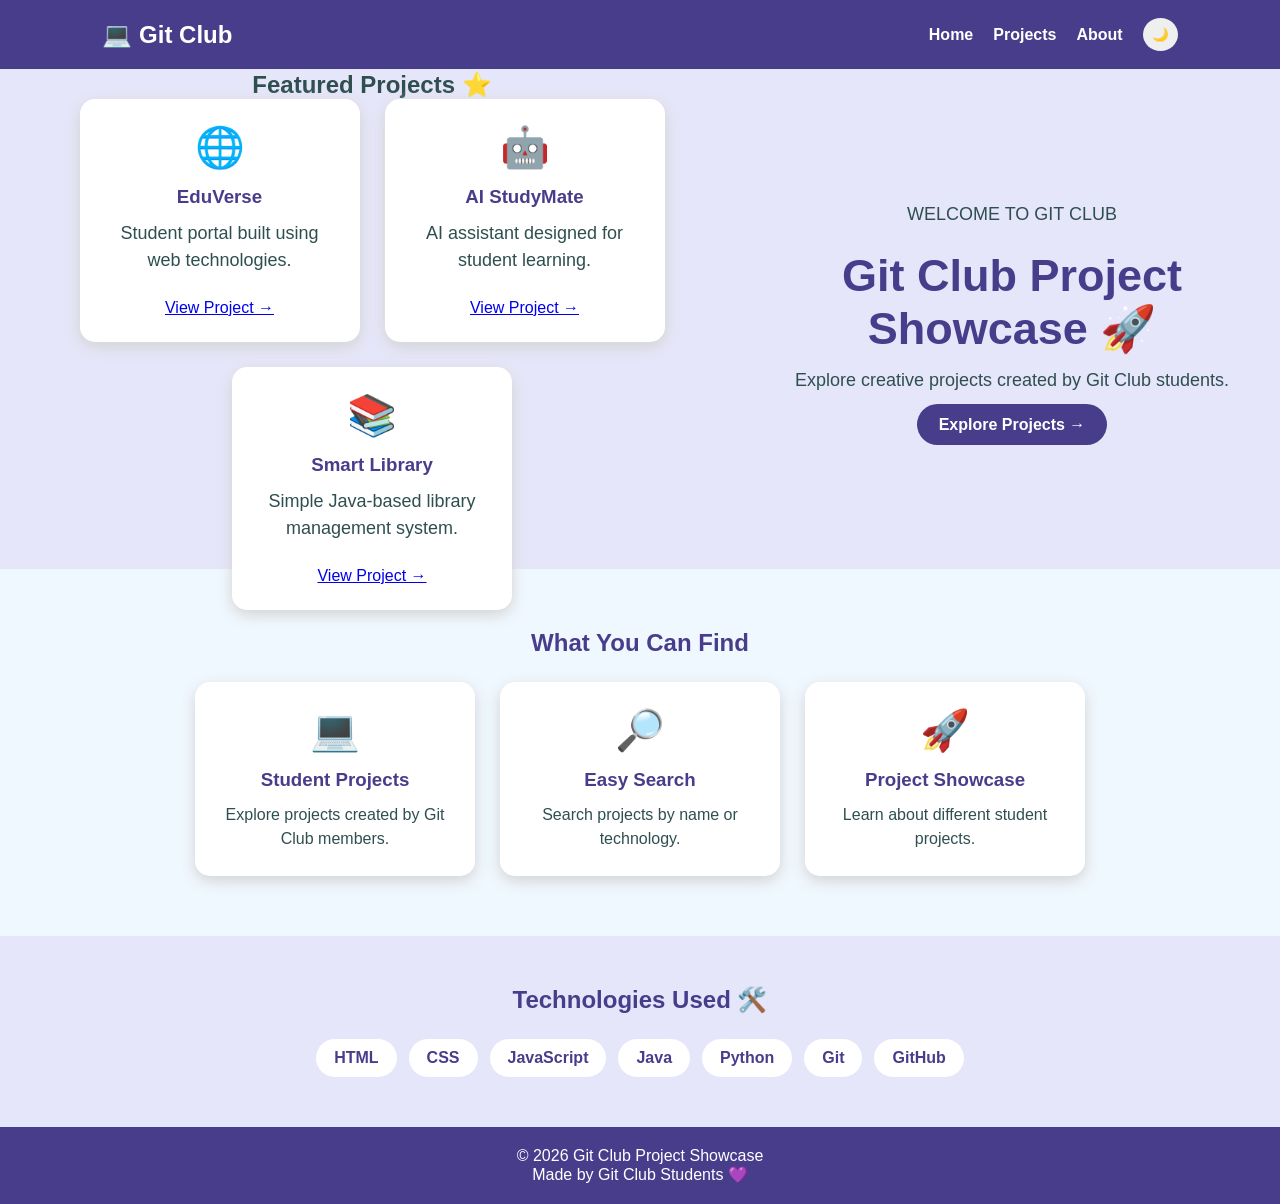
<file: index.html>
<!DOCTYPE html>
<html lang="en">

<head>
    <meta charset="UTF-8">
    <meta name="viewport" content="width=device-width, initial-scale=1.0">

    <title>Git Club Project Showcase</title>

    <link rel="stylesheet" href="style.css">
</head>

<body>

    <!-- Navigation -->
    <header>
        <div class="logo">💻 Git Club</div>

        <nav>
            <a href="index.html">Home</a>
            <a href="projects.html">Projects</a>
            <a href="about.html">About</a>

            <button id="themeBtn">🌙</button>
        </nav>
    </header>


    <!-- Home -->
    <section class="hero">
        <section class="featured">

    <p class="small-title">FEATURED</p>

    <h2>Featured Projects ⭐</h2>

    <div class="feature-container">

        <div class="feature">
            <div class="feature-icon">🌐</div>
            <h3>EduVerse</h3>
            <p>Student portal built using web technologies.</p>
            <a href="projects.html">View Project →</a>
        </div>

        <div class="feature">
            <div class="feature-icon">🤖</div>
            <h3>AI StudyMate</h3>
            <p>AI assistant designed for student learning.</p>
            <a href="projects.html">View Project →</a>
        </div>

        <div class="feature">
            <div class="feature-icon">📚</div>
            <h3>Smart Library</h3>
            <p>Simple Java-based library management system.</p>
            <a href="projects.html">View Project →</a>
        </div>

    </div>

</section>

        <div class="hero-content">

            <p class="small-title">WELCOME TO GIT CLUB</p>

            <h1>Git Club Project Showcase 🚀</h1>

            <p>
                Explore creative projects created by Git Club students.
            </p>

            <a href="projects.html" class="main-btn">
                Explore Projects →
            </a>

        </div>

    </section>


    <!-- Features -->
    <section class="features">

        <h2>What You Can Find</h2>

        <div class="feature-container">

            <div class="feature">
                <div class="feature-icon">💻</div>
                <h3>Student Projects</h3>
                <p>Explore projects created by Git Club members.</p>
            </div>

            <div class="feature">
                <div class="feature-icon">🔎</div>
                <h3>Easy Search</h3>
                <p>Search projects by name or technology.</p>
            </div>

            <div class="feature">
                <div class="feature-icon">🚀</div>
                <h3>Project Showcase</h3>
                <p>Learn about different student projects.</p>
            </div>

        </div>

    </section>
    <!-- Technologies -->
<section class="technologies">

    <h2>Technologies Used 🛠️</h2>

    <div class="tech-list">

        <span>HTML</span>
        <span>CSS</span>
        <span>JavaScript</span>
        <span>Java</span>
        <span>Python</span>
        <span>Git</span>
        <span>GitHub</span>

    </div>

</section>



    <!-- Footer -->
    <footer>
        <p>© 2026 Git Club Project Showcase</p>
        <p>Made by Git Club Students 💜</p>
    </footer>


    <script src="script.js"></script>

</body>

</html>
</file>
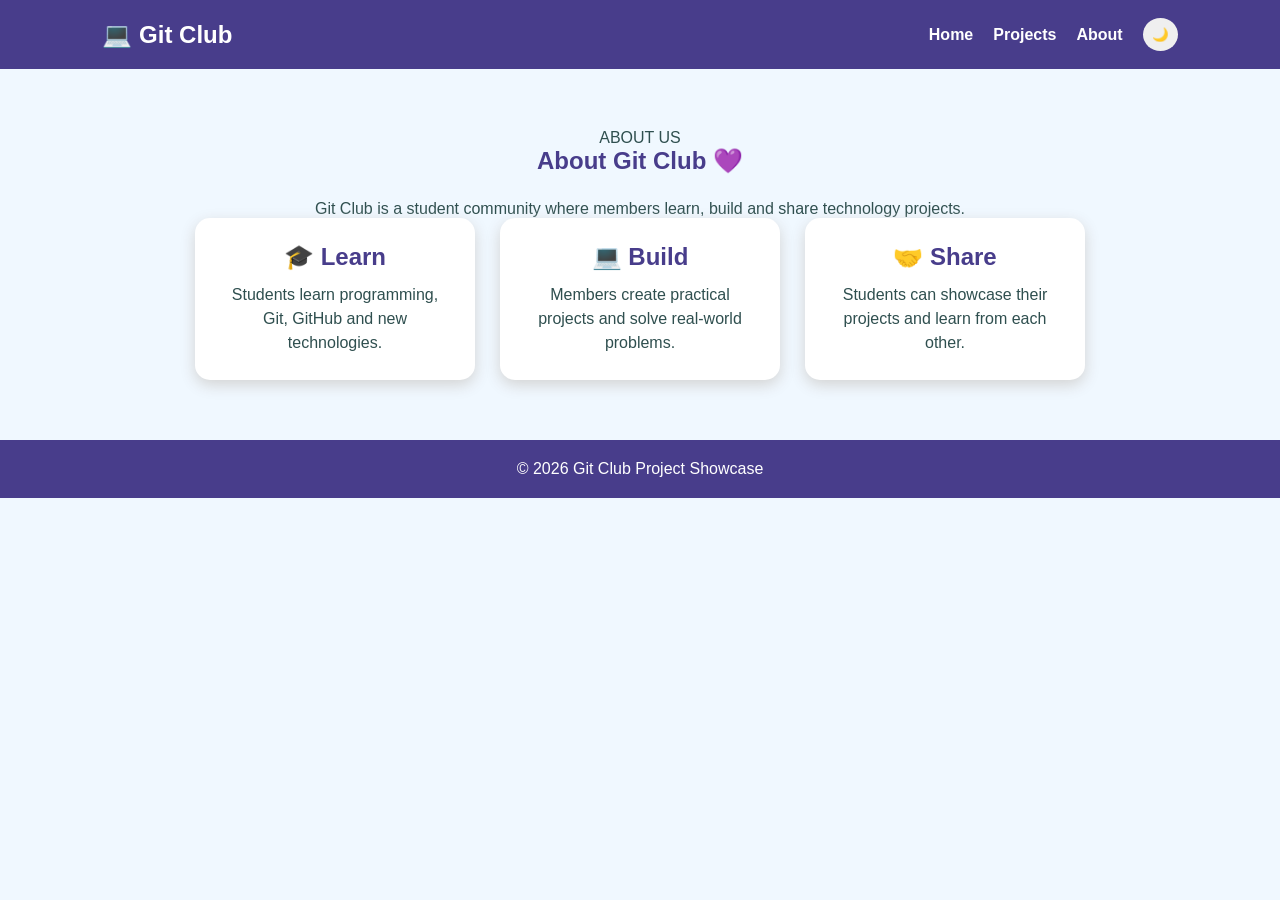
<file: about.html>
<!DOCTYPE html>
<html lang="en">

<head>
    <meta charset="UTF-8">
    <meta name="viewport" content="width=device-width, initial-scale=1.0">

    <title>About - Git Club</title>

    <link rel="stylesheet" href="style.css">
</head>

<body>

    <!-- Navigation -->
    <header>

        <div class="logo">💻 Git Club</div>

        <nav>
            <a href="index.html">Home</a>
            <a href="projects.html">Projects</a>
            <a href="about.html">About</a>

            <button id="themeBtn">🌙</button>
        </nav>

    </header>


    <!-- About -->
    <section class="about-page">

        <p class="small-title">ABOUT US</p>

        <h1>About Git Club 💜</h1>

        <p>
            Git Club is a student community where members
            learn, build and share technology projects.
        </p>


        <div class="about-box">

            <div>
                <h2>🎓 Learn</h2>
                <p>
                    Students learn programming,
                    Git, GitHub and new technologies.
                </p>
            </div>

            <div>
                <h2>💻 Build</h2>
                <p>
                    Members create practical projects
                    and solve real-world problems.
                </p>
            </div>

            <div>
                <h2>🤝 Share</h2>
                <p>
                    Students can showcase their projects
                    and learn from each other.
                </p>
            </div>

        </div>

    </section>


    <footer>
        <p>© 2026 Git Club Project Showcase</p>
    </footer>


    <script src="script.js"></script>

</body>

</html>
</file>
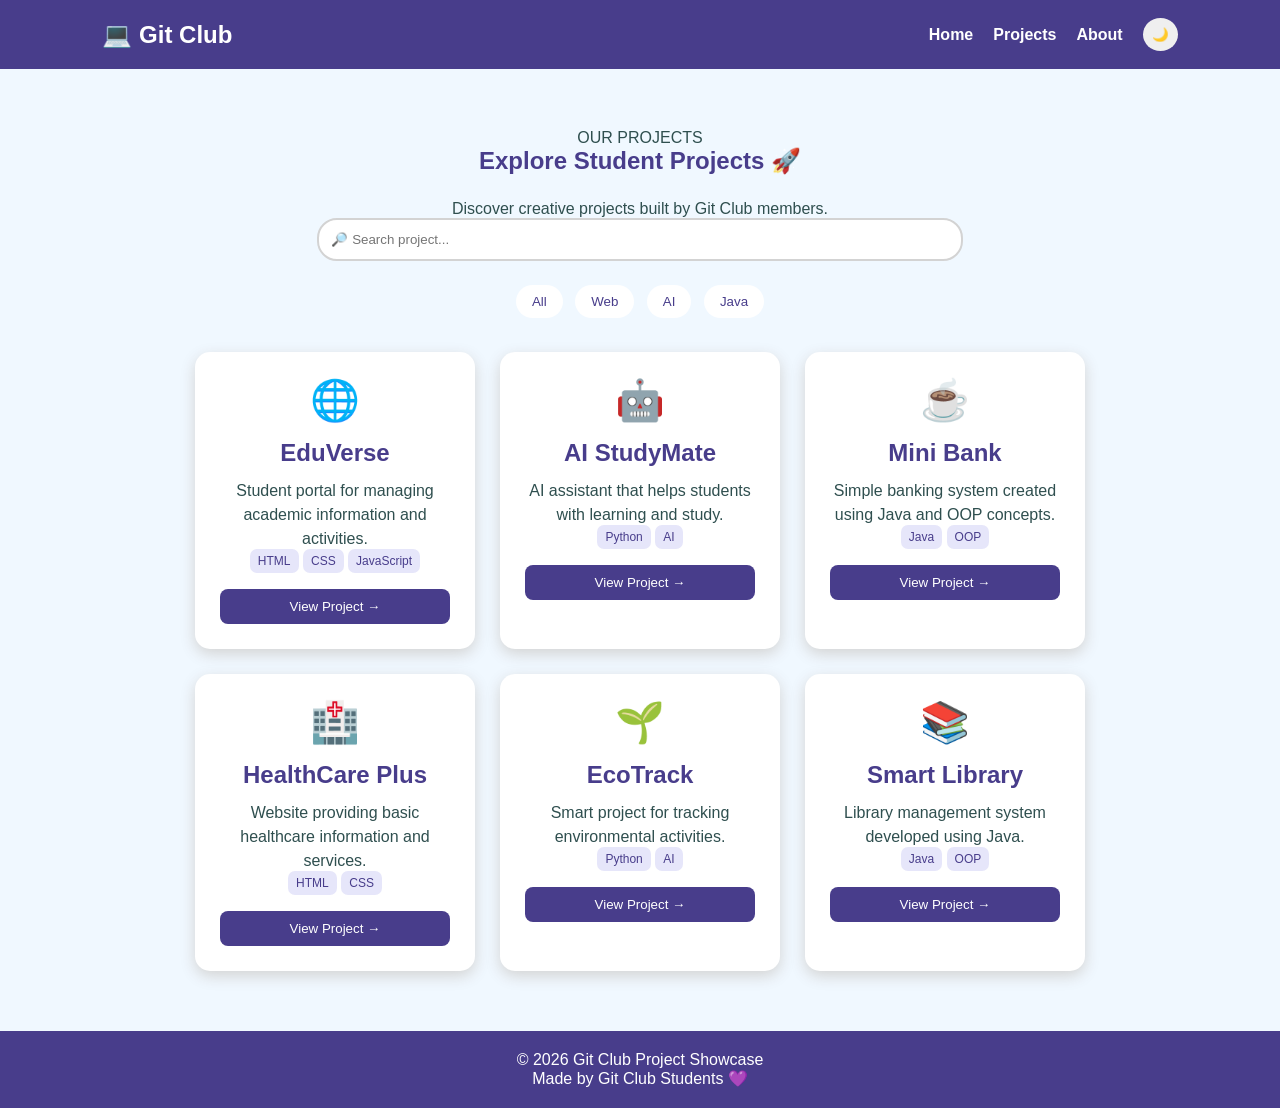
<file: projects.html>
<!DOCTYPE html>
<html lang="en">

<head>
    <meta charset="UTF-8">
    <meta name="viewport" content="width=device-width, initial-scale=1.0">

    <title>Projects - Git Club</title>

    <link rel="stylesheet" href="style.css">
</head>

<body>

<header>

    <div class="logo">💻 Git Club</div>

    <nav>
        <a href="index.html">Home</a>
        <a href="projects.html">Projects</a>
        <a href="about.html">About</a>
        <button id="themeBtn">🌙</button>
    </nav>

</header>


<section class="projects-section">

    <p class="small-title">OUR PROJECTS</p>

    <h1>Explore Student Projects 🚀</h1>

    <p class="section-text">
        Discover creative projects built by Git Club members.
    </p>


    <!-- Search -->
    <input
        type="text"
        id="search"
        placeholder="🔎 Search project..."
    >


    <!-- Filters -->
    <div class="filters">

        <button onclick="filterProjects('all')">All</button>

        <button onclick="filterProjects('Web')">Web</button>

        <button onclick="filterProjects('AI')">AI</button>

        <button onclick="filterProjects('Java')">Java</button>

    </div>


    <!-- Project Cards -->
    <div class="cards">


        <!-- 1 -->
        <div class="card" data-type="Web">

            <div class="project-icon">🌐</div>

            <h2>EduVerse</h2>

            <p>
                Student portal for managing academic
                information and activities.
            </p>

            <div class="tags">
                <span>HTML</span>
                <span>CSS</span>
                <span>JavaScript</span>
            </div>

            <button class="view-btn"
                onclick="showProject(
                'EduVerse',
                'A student portal created for managing academic information.'
                )">

                View Project →

            </button>

        </div>


        <!-- 2 -->
        <div class="card" data-type="AI">

            <div class="project-icon">🤖</div>

            <h2>AI StudyMate</h2>

            <p>
                AI assistant that helps students
                with learning and study.
            </p>

            <div class="tags">
                <span>Python</span>
                <span>AI</span>
            </div>

            <button class="view-btn"
                onclick="showProject(
                'AI StudyMate',
                'An AI-based assistant designed to help students learn better.'
                )">

                View Project →

            </button>

        </div>


        <!-- 3 -->
        <div class="card" data-type="Java">

            <div class="project-icon">☕</div>

            <h2>Mini Bank</h2>

            <p>
                Simple banking system created
                using Java and OOP concepts.
            </p>

            <div class="tags">
                <span>Java</span>
                <span>OOP</span>
            </div>

            <button class="view-btn"
                onclick="showProject(
                'Mini Bank',
                'A simple banking application demonstrating Java OOP concepts.'
                )">

                View Project →

            </button>

        </div>


        <!-- 4 -->
        <div class="card" data-type="Web">

            <div class="project-icon">🏥</div>

            <h2>HealthCare Plus</h2>

            <p>
                Website providing basic healthcare
                information and services.
            </p>

            <div class="tags">
                <span>HTML</span>
                <span>CSS</span>
            </div>

            <button class="view-btn"
                onclick="showProject(
                'HealthCare Plus',
                'A simple healthcare information website created by students.'
                )">

                View Project →

            </button>

        </div>


        <!-- 5 -->
        <div class="card" data-type="AI">

            <div class="project-icon">🌱</div>

            <h2>EcoTrack</h2>

            <p>
                Smart project for tracking
                environmental activities.
            </p>

            <div class="tags">
                <span>Python</span>
                <span>AI</span>
            </div>

            <button class="view-btn"
                onclick="showProject(
                'EcoTrack',
                'A project that encourages students to track and improve environmental activities.'
                )">

                View Project →

            </button>

        </div>


        <!-- 6 -->
        <div class="card" data-type="Java">

            <div class="project-icon">📚</div>

            <h2>Smart Library</h2>

            <p>
                Library management system
                developed using Java.
            </p>

            <div class="tags">
                <span>Java</span>
                <span>OOP</span>
            </div>

            <button class="view-btn"
                onclick="showProject(
                'Smart Library',
                'A library management system created using Java and OOP.'
                )">

                View Project →

            </button>

        </div>


    </div>

</section>


<!-- Popup -->

<div id="popup" class="popup">

    <div class="popup-box">

        <button class="close-btn"
            onclick="closeProject()">
            ×
        </button>

        <div class="popup-icon">🚀</div>

        <h2 id="projectTitle"></h2>

        <p id="projectDescription"></p>

        <button class="main-btn"
            onclick="closeProject()">
            Close
        </button>

    </div>

</div>


<footer>

    <p>© 2026 Git Club Project Showcase</p>

    <p>Made by Git Club Students 💜</p>

</footer>


<script src="script.js"></script>

</body>

</html>
</file>
<file: style.css>
* {
    margin: 0;
    padding: 0;
    box-sizing: border-box;
}

body {
    font-family: Arial, sans-serif;
    background-color: aliceblue;
    color: darkslategray;
}

/* Navbar */
header {
    background-color: darkslateblue;
    color: white;
    padding: 18px 8%;
    display: flex;
    justify-content: space-between;
    align-items: center;
}

.logo {
    font-size: 24px;
    font-weight: bold;
}

nav {
    display: flex;
    gap: 20px;
    align-items: center;
}

nav a {
    color: white;
    text-decoration: none;
    font-weight: bold;
}

nav a:hover {
    color: lightblue;
}

nav button {
    border: none;
    border-radius: 50%;
    padding: 9px;
    cursor: pointer;
}

/* Home */
.hero {
    height: 500px;
    background-color: lavender;
    display: flex;
    justify-content: center;
    align-items: center;
    text-align: center;
}

.hero h1 {
    color: darkslateblue;
    font-size: 45px;
    margin-bottom: 15px;
}

.hero p {
    margin-bottom: 25px;
    font-size: 18px;
}

.main-btn {
    background-color: darkslateblue;
    color: white;
    padding: 12px 22px;
    border-radius: 25px;
    text-decoration: none;
    border: none;
    cursor: pointer;
    font-weight: bold;
}

.main-btn:hover {
    background-color: slateblue;
}

/* Features */
.features,
.projects-section,
.about-page {
    padding: 60px 8%;
    text-align: center;
}

.features h2,
.projects-section h1,
.about-page h1 {
    color: darkslateblue;
    margin-bottom: 25px;
}

.feature-container,
.cards,
.about-box {
    display: flex;
    justify-content: center;
    gap: 25px;
    flex-wrap: wrap;
}

.feature,
.card,
.about-box div {
    background-color: white;
    width: 280px;
    padding: 25px;
    border-radius: 15px;
    box-shadow: 0 5px 15px lightgray;
}

.feature:hover,
.card:hover {
    transform: translateY(-5px);
}

.feature-icon,
.project-icon {
    font-size: 40px;
    margin-bottom: 15px;
}

.feature h3,
.card h2,
.about-box h2 {
    color: darkslateblue;
    margin-bottom: 12px;
}

.feature p,
.card p,
.about-box p {
    line-height: 1.5;
}

/* Search */
#search {
    width: 60%;
    padding: 12px;
    margin-bottom: 20px;
    border: 2px solid lightgray;
    border-radius: 20px;
}

/* Filter buttons */
.filters {
    margin-bottom: 30px;
}

.filters button {
    padding: 9px 16px;
    margin: 4px;
    border: none;
    border-radius: 20px;
    cursor: pointer;
    background-color: white;
    color: darkslateblue;
}

.filters button:hover {
    background-color: darkslateblue;
    color: white;
}

/* Tags */
.tags span {
    background-color: lavender;
    color: darkslateblue;
    padding: 5px 8px;
    border-radius: 7px;
    font-size: 12px;
}

/* View button */
.view-btn {
    width: 100%;
    margin-top: 20px;
    padding: 10px;
    border: none;
    border-radius: 8px;
    background-color: darkslateblue;
    color: white;
    cursor: pointer;
}

/* Popup */
.popup {
    display: none;
    position: fixed;
    inset: 0;
    background-color: rgba(0,0,0,0.6);
    justify-content: center;
    align-items: center;
}

.popup-box {
    background-color: white;
    padding: 30px;
    width: 350px;
    text-align: center;
    border-radius: 15px;
}

.close-btn {
    float: right;
    border: none;
    background: none;
    font-size: 25px;
    cursor: pointer;
}

/* Footer */
footer {
    background-color: darkslateblue;
    color: white;
    text-align: center;
    padding: 20px;
}

/* Dark Mode */
.dark {
    background-color: #20242b;
    color: white;
}

.dark .hero {
    background-color: #171a20;
}

.dark .feature,
.dark .card,
.dark .about-box div,
.dark .popup-box {
    background-color: #292f38;
    color: white;
}

.dark h1,
.dark h2,
.dark h3 {
    color: lightblue;
}

/* Mobile */
@media (max-width: 700px) {

    header {
        flex-direction: column;
        gap: 15px;
    }

    .hero h1 {
        font-size: 32px;
    }

    #search {
        width: 100%;
    }

    .card,
    .feature,
    .about-box div {
        width: 100%;
        max-width: 350px;
    }
}
.technologies {
    padding: 50px 8%;
    text-align: center;
    background-color: lavender;
}

.technologies h2 {
    color: darkslateblue;
    margin-bottom: 25px;
}

.tech-list {
    display: flex;
    justify-content: center;
    gap: 12px;
    flex-wrap: wrap;
}

.tech-list span {
    background-color: white;
    color: darkslateblue;
    padding: 10px 18px;
    border-radius: 20px;
    font-weight: bold;
}

.featured .small-title {
    color: darkslateblue;
    font-size: 16px;
    font-weight: bold;
    letter-spacing: 2px;
}
</file>
